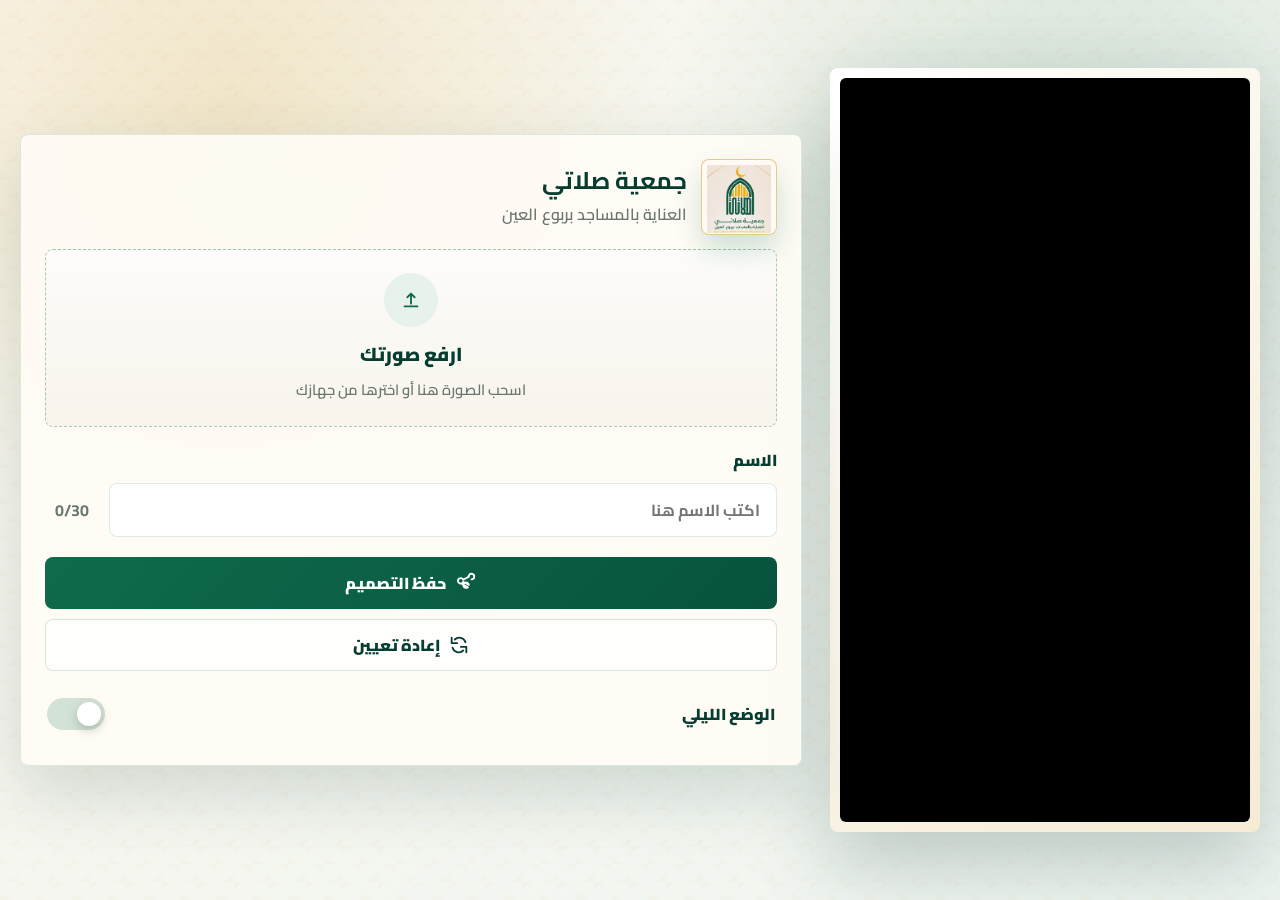
<file: index.html>
<!doctype html>
<html lang="ar" dir="rtl">
<head>
  <meta charset="utf-8">
  <meta name="viewport" content="width=device-width, initial-scale=1">
  <title>تهنئة عيد الأضحى</title>
  <meta http-equiv="refresh" content="0; url=eid-adha.html">
  <style>
    body {
      margin: 0;
      min-height: 100vh;
      display: grid;
      place-items: center;
      background: #f8f4ec;
      color: #0f6b4b;
      font-family: Tahoma, Arial, sans-serif;
    }
    a {
      color: #0f6b4b;
      font-weight: 700;
    }
  </style>
</head>
<body>
  <a href="eid-adha.html">فتح صفحة تهنئة عيد الأضحى</a>
</body>
</html>
</file>
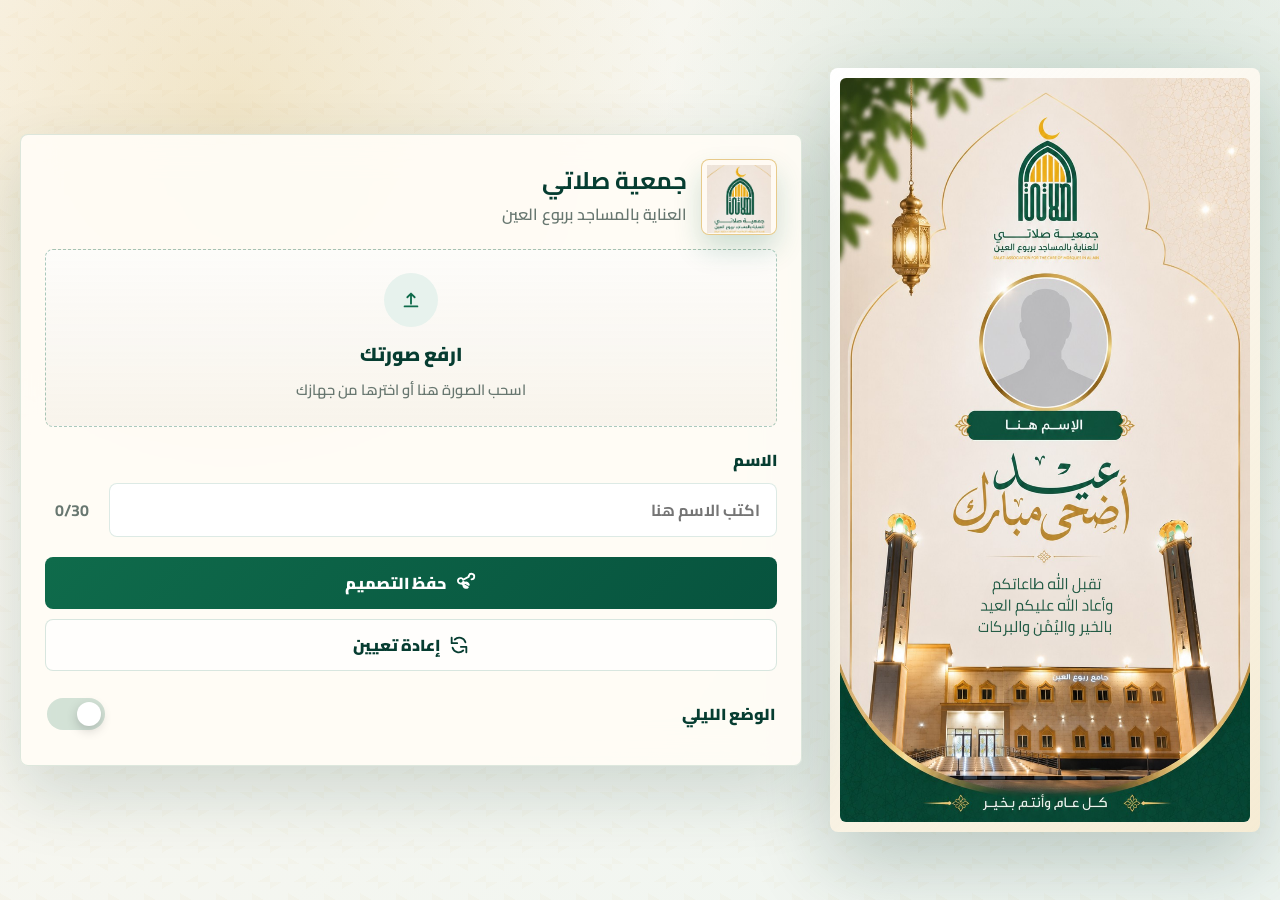
<file: eid-adha.html>
<!doctype html>
<html lang="ar" dir="rtl">
<head>
  <meta charset="utf-8">
  <meta name="viewport" content="width=device-width, initial-scale=1">
  <title>منصة تهاني عيد الأضحى</title>
  <link rel="preconnect" href="https://fonts.googleapis.com">
  <link rel="preconnect" href="https://fonts.gstatic.com" crossorigin>
  <link href="https://fonts.googleapis.com/css2?family=Cairo:wght@400;600;700;800;900&family=Tajawal:wght@400;500;700;800&display=swap" rel="stylesheet">
  <link rel="stylesheet" href="eid-adha.css">
</head>
<body>
  <main class="app-shell">
    <section id="templateScreen" class="template-screen" aria-label="اختيار قالب تهنئة عيد الأضحى">
      <div class="screen-head">
        <span class="platform-mark" aria-hidden="true">عيد</span>
        <div>
          <h1>منصة تهاني عيد الأضحى</h1>
          <p>اختر قالب المؤسسة، ثم ارفع صورتك واكتب اسمك لتحصل على تصميم جاهز للنشر.</p>
        </div>
      </div>
      <div id="templateGrid" class="template-grid"></div>
    </section>

    <section id="editorScreen" class="workspace is-hidden" aria-label="مصمم تهنئة عيد الأضحى">
      <div class="preview-stage">
        <div class="phone-frame" aria-label="معاينة التصميم النهائي">
          <canvas id="posterCanvas" width="1080" height="1920"></canvas>
        </div>
      </div>

      <aside class="control-panel">
        <div class="brand-line">
          <span id="brandMark" class="brand-mark" aria-hidden="true">عيد</span>
          <div>
            <h2 id="templateTitle">تهنئة عيد الأضحى</h2>
            <p id="templateSubtitle">اختر القالب المناسب وابدأ التصميم.</p>
          </div>
        </div>

        <button id="changeTemplateBtn" class="change-template" type="button">تغيير القالب</button>

        <label id="dropZone" class="drop-zone" for="photoInput">
          <input id="photoInput" type="file" accept="image/*">
          <span class="upload-icon" aria-hidden="true">
            <svg viewBox="0 0 24 24" role="img" focusable="false">
              <path d="M12 16V5m0 0 4 4m-4-4-4 4M5 19h14" />
            </svg>
          </span>
          <span class="upload-title">ارفع صورتك</span>
          <span class="upload-subtitle">اسحب الصورة هنا أو اخترها من جهازك</span>
        </label>

        <div class="field-group">
          <label for="nameInput">الاسم</label>
          <div class="name-row">
            <input id="nameInput" type="text" inputmode="text" maxlength="30" autocomplete="name" placeholder="اكتب الاسم هنا">
            <span id="nameCount" aria-live="polite">0/30</span>
          </div>
        </div>

        <div class="actions" aria-label="أزرار التحكم">
          <button id="shareBtn" class="primary-action" type="button">
            <svg viewBox="0 0 24 24" aria-hidden="true" focusable="false">
              <path d="M18 8a3 3 0 1 0-2.83-4H15a3 3 0 0 0 .17 1L8.9 8.4A3 3 0 1 0 9 10.7l6.08 3.38A3 3 0 1 0 14 16.7L8.1 13.42" />
            </svg>
            حفظ التصميم
          </button>
          <button id="resetBtn" class="ghost-action" type="button">
            <svg viewBox="0 0 24 24" aria-hidden="true" focusable="false">
              <path d="M4 4v6h6M20 20v-6h-6M5 15a7 7 0 0 0 11.6 3M19 9A7 7 0 0 0 7.4 6" />
            </svg>
            إعادة تعيين
          </button>
        </div>

        <div class="theme-row">
          <span>الوضع الليلي</span>
          <label class="switch" for="themeToggle">
            <input id="themeToggle" type="checkbox">
            <span></span>
          </label>
        </div>
      </aside>
    </section>
  </main>

  <script src="eid-adha.js"></script>
</body>
</html>
</file>
<file: eid-adha.css>
:root {
  --green: #0f6b4b;
  --green-deep: #063d31;
  --gold: #d4a73c;
  --gold-deep: #a87b19;
  --cream: #f8f4ec;
  --ink: #17372d;
  --muted: #687770;
  --panel: rgba(255, 252, 246, 0.93);
  --line: rgba(15, 107, 75, 0.14);
  --shadow: 0 26px 70px rgba(14, 56, 43, 0.16);
  color-scheme: light;
  font-family: "Cairo", "Tajawal", Tahoma, Arial, sans-serif;
}

* {
  box-sizing: border-box;
}

body {
  min-height: 100vh;
  margin: 0;
  background:
    radial-gradient(circle at 18% 12%, rgba(212, 167, 60, 0.22), transparent 34%),
    radial-gradient(circle at 84% 18%, rgba(15, 107, 75, 0.14), transparent 32%),
    linear-gradient(135deg, #fbf7ef 0%, #eef5f1 100%);
  color: var(--ink);
  letter-spacing: 0;
}

body::before {
  position: fixed;
  inset: 0;
  z-index: -1;
  content: "";
  background-image:
    linear-gradient(30deg, rgba(212, 167, 60, 0.08) 12%, transparent 12.5%, transparent 87%, rgba(212, 167, 60, 0.08) 87.5%),
    linear-gradient(150deg, rgba(212, 167, 60, 0.08) 12%, transparent 12.5%, transparent 87%, rgba(212, 167, 60, 0.08) 87.5%);
  background-position: 0 0, 18px 18px;
  background-size: 36px 36px;
  opacity: 0.36;
  pointer-events: none;
}

button,
input {
  font: inherit;
}

button {
  cursor: pointer;
}

.app-shell {
  width: min(1240px, calc(100% - 32px));
  min-height: 100vh;
  margin: 0 auto;
  padding: 28px 0;
  display: grid;
  place-items: center;
}

.is-hidden {
  display: none !important;
}

.template-screen {
  width: 100%;
}

.screen-head {
  display: flex;
  gap: 16px;
  align-items: center;
  margin-bottom: 22px;
}

.platform-mark,
.brand-mark {
  width: 58px;
  height: 58px;
  border: 1px solid rgba(212, 167, 60, 0.56);
  border-radius: 8px;
  display: grid;
  place-items: center;
  background:
    linear-gradient(180deg, rgba(255, 255, 255, 0.46), rgba(255, 255, 255, 0)),
    var(--green);
  color: #fff;
  font-weight: 900;
  box-shadow: 0 14px 28px rgba(15, 107, 75, 0.2);
  flex: 0 0 auto;
}

.brand-mark.has-logo {
  width: 76px;
  height: 76px;
  padding: 5px;
  background: #fffaf3;
}

.brand-mark img {
  width: 100%;
  height: 100%;
  object-fit: contain;
  display: block;
}

h1,
h2 {
  margin: 0;
  line-height: 1.25;
  color: var(--green-deep);
}

h1 {
  font-size: clamp(1.7rem, 3vw, 2.6rem);
}

h2 {
  font-size: 1.5rem;
}

p {
  margin: 5px 0 0;
  color: var(--muted);
  font-weight: 600;
  line-height: 1.65;
}

.template-grid {
  display: grid;
  grid-template-columns: repeat(3, minmax(0, 1fr));
  gap: 18px;
}

.template-card {
  border: 1px solid var(--line);
  border-radius: 8px;
  padding: 14px;
  background: var(--panel);
  box-shadow: var(--shadow);
  text-align: right;
  transition: transform 180ms ease, box-shadow 180ms ease, border-color 180ms ease;
}

.template-card:hover {
  transform: translateY(-3px);
  border-color: rgba(212, 167, 60, 0.55);
  box-shadow: 0 30px 75px rgba(14, 56, 43, 0.2);
}

.template-thumb {
  width: 100%;
  aspect-ratio: 9 / 16;
  border-radius: 8px;
  object-fit: cover;
  background: var(--cream);
  display: block;
  margin-bottom: 12px;
}

.template-card h3 {
  margin: 0;
  color: var(--green-deep);
  font-size: 1.1rem;
}

.template-card p {
  min-height: 52px;
  font-size: 0.92rem;
}

.template-card button {
  width: 100%;
  min-height: 46px;
  border: 0;
  border-radius: 8px;
  margin-top: 12px;
  background: linear-gradient(135deg, var(--green) 0%, #07533e 100%);
  color: #fff;
  font-weight: 900;
}

.workspace {
  width: 100%;
  display: grid;
  grid-template-columns: minmax(300px, 430px) minmax(0, 1fr);
  gap: 28px;
  align-items: center;
}

.control-panel {
  border: 1px solid var(--line);
  border-radius: 8px;
  background: var(--panel);
  box-shadow: var(--shadow);
  padding: 24px;
  backdrop-filter: blur(18px);
}

.brand-line {
  display: flex;
  gap: 14px;
  align-items: center;
  margin-bottom: 14px;
}

.change-template {
  min-height: 42px;
  border: 1px solid rgba(212, 167, 60, 0.4);
  border-radius: 8px;
  padding: 0 14px;
  margin-bottom: 16px;
  background: rgba(255, 255, 255, 0.58);
  color: var(--green-deep);
  font-weight: 900;
}

.drop-zone {
  min-height: 178px;
  border: 1.5px dashed rgba(15, 107, 75, 0.35);
  border-radius: 8px;
  display: grid;
  place-items: center;
  text-align: center;
  padding: 22px;
  background:
    linear-gradient(180deg, rgba(255, 255, 255, 0.72), rgba(248, 244, 236, 0.82)),
    var(--cream);
  transition: transform 180ms ease, border-color 180ms ease, box-shadow 180ms ease, background 180ms ease;
}

.drop-zone:hover,
.drop-zone.is-dragging {
  transform: translateY(-2px);
  border-color: var(--gold);
  box-shadow: 0 18px 36px rgba(15, 107, 75, 0.12);
}

.drop-zone input {
  position: absolute;
  width: 1px;
  height: 1px;
  opacity: 0;
  pointer-events: none;
}

.upload-icon {
  width: 54px;
  height: 54px;
  border-radius: 50%;
  display: grid;
  place-items: center;
  margin-bottom: 8px;
  color: var(--green);
  background: #e7f2ed;
}

.upload-icon svg,
button svg {
  width: 22px;
  height: 22px;
  fill: none;
  stroke: currentColor;
  stroke-linecap: round;
  stroke-linejoin: round;
  stroke-width: 2;
}

.upload-title {
  display: block;
  font-size: 1.18rem;
  font-weight: 900;
  color: var(--green-deep);
}

.upload-subtitle {
  display: block;
  margin-top: 2px;
  color: var(--muted);
  font-size: 0.92rem;
  font-weight: 600;
}

.field-group {
  margin-top: 18px;
}

.field-group label {
  display: block;
  margin-bottom: 8px;
  color: var(--green-deep);
  font-weight: 900;
}

.name-row {
  display: grid;
  grid-template-columns: minmax(0, 1fr) auto;
  gap: 10px;
  align-items: center;
}

.name-row input {
  width: 100%;
  min-width: 0;
  height: 54px;
  border: 1px solid var(--line);
  border-radius: 8px;
  padding: 0 16px;
  background: #fff;
  color: var(--ink);
  outline: none;
  font-weight: 700;
  transition: border-color 160ms ease, box-shadow 160ms ease;
}

.name-row input:focus {
  border-color: var(--gold);
  box-shadow: 0 0 0 4px rgba(212, 167, 60, 0.16);
}

.name-row span {
  min-width: 54px;
  text-align: center;
  color: var(--muted);
  font-weight: 700;
}

.actions {
  display: grid;
  grid-template-columns: 1fr 1fr;
  gap: 10px;
  margin-top: 20px;
}

.actions button {
  min-height: 52px;
  border: 1px solid rgba(15, 107, 75, 0.16);
  border-radius: 8px;
  display: inline-flex;
  gap: 8px;
  align-items: center;
  justify-content: center;
  padding: 0 14px;
  background: #fff;
  color: var(--green-deep);
  font-weight: 900;
  transition: transform 160ms ease, box-shadow 160ms ease, background 160ms ease, border-color 160ms ease;
}

.actions button:hover {
  transform: translateY(-1px);
  border-color: rgba(212, 167, 60, 0.6);
  box-shadow: 0 14px 26px rgba(14, 56, 43, 0.12);
}

.actions .primary-action {
  grid-column: 1 / -1;
  border: 0;
  background: linear-gradient(135deg, var(--green) 0%, #07533e 100%);
  color: #fff;
}

.actions .ghost-action {
  grid-column: 1 / -1;
  background: rgba(255, 255, 255, 0.58);
}

.theme-row {
  min-height: 54px;
  display: flex;
  align-items: center;
  justify-content: space-between;
  gap: 14px;
  margin-top: 16px;
  padding: 0 2px;
  color: var(--green-deep);
  font-weight: 900;
}

.switch {
  position: relative;
  width: 58px;
  height: 32px;
  display: inline-flex;
}

.switch input {
  opacity: 0;
  width: 0;
  height: 0;
}

.switch span {
  position: absolute;
  inset: 0;
  border-radius: 999px;
  background: rgba(15, 107, 75, 0.18);
  transition: background 180ms ease;
}

.switch span::before {
  position: absolute;
  top: 4px;
  right: 4px;
  width: 24px;
  height: 24px;
  border-radius: 50%;
  content: "";
  background: #fff;
  box-shadow: 0 4px 12px rgba(0, 0, 0, 0.2);
  transition: transform 180ms ease;
}

.switch input:checked + span {
  background: var(--green);
}

.switch input:checked + span::before {
  transform: translateX(-26px);
}

.status-text {
  display: none !important;
  min-height: 28px;
  margin-top: 8px;
  color: var(--green);
  font-size: 0.92rem;
}

.preview-stage {
  display: grid;
  place-items: center;
  min-width: 0;
}

.phone-frame {
  width: min(100%, 430px);
  aspect-ratio: 9 / 16;
  border-radius: 8px;
  padding: 10px;
  background:
    linear-gradient(135deg, rgba(255, 255, 255, 0.9), rgba(212, 167, 60, 0.22)),
    #fff;
  box-shadow: 0 30px 80px rgba(11, 53, 42, 0.24);
}

canvas {
  display: block;
  width: 100%;
  height: 100%;
  border-radius: 6px;
  background: var(--cream);
}

body.dark {
  --cream: #eee3d3;
  --ink: #edf8f4;
  --muted: #b9c7c1;
  --panel: rgba(7, 37, 31, 0.88);
  --line: rgba(212, 167, 60, 0.24);
  --shadow: 0 28px 76px rgba(0, 0, 0, 0.34);
  color-scheme: dark;
  background:
    radial-gradient(circle at 18% 12%, rgba(212, 167, 60, 0.18), transparent 34%),
    radial-gradient(circle at 84% 18%, rgba(15, 107, 75, 0.28), transparent 32%),
    linear-gradient(135deg, #051f1b 0%, #0a3229 100%);
}

body.dark h1,
body.dark h2,
body.dark h3,
body.dark .field-group label,
body.dark .theme-row,
body.dark .upload-title {
  color: #f8f4ec;
}

body.dark .drop-zone {
  background: rgba(248, 244, 236, 0.06);
}

body.dark .name-row input,
body.dark .actions button,
body.dark .change-template {
  border-color: rgba(212, 167, 60, 0.22);
  background: rgba(255, 255, 255, 0.08);
  color: #fff;
}

body.dark .actions .primary-action,
body.dark .template-card button {
  background: linear-gradient(135deg, #16835f 0%, #0f6b4b 100%);
}

@media (max-width: 980px) {
  .template-grid {
    grid-template-columns: repeat(2, minmax(0, 1fr));
  }

  .workspace {
    grid-template-columns: 1fr;
  }

  .control-panel {
    order: -1;
  }

  .phone-frame {
    width: min(100%, 390px);
  }
}

@media (max-width: 620px) {
  .app-shell {
    width: min(100% - 20px, 1240px);
    padding: 14px 0 24px;
  }

  .template-grid {
    grid-template-columns: 1fr;
  }

  .control-panel {
    padding: 18px;
  }

  .screen-head,
  .brand-line {
    align-items: flex-start;
  }

  .platform-mark,
  .brand-mark {
    width: 50px;
    height: 50px;
    font-size: 0.92rem;
  }

  .brand-mark.has-logo {
    width: 64px;
    height: 64px;
  }

  .actions {
    grid-template-columns: 1fr;
  }

  .actions .primary-action {
    grid-column: auto;
  }

  .phone-frame {
    padding: 7px;
  }
}

@media (prefers-reduced-motion: reduce) {
  *,
  *::before,
  *::after {
    transition-duration: 1ms !important;
    scroll-behavior: auto !important;
  }
}
</file>
